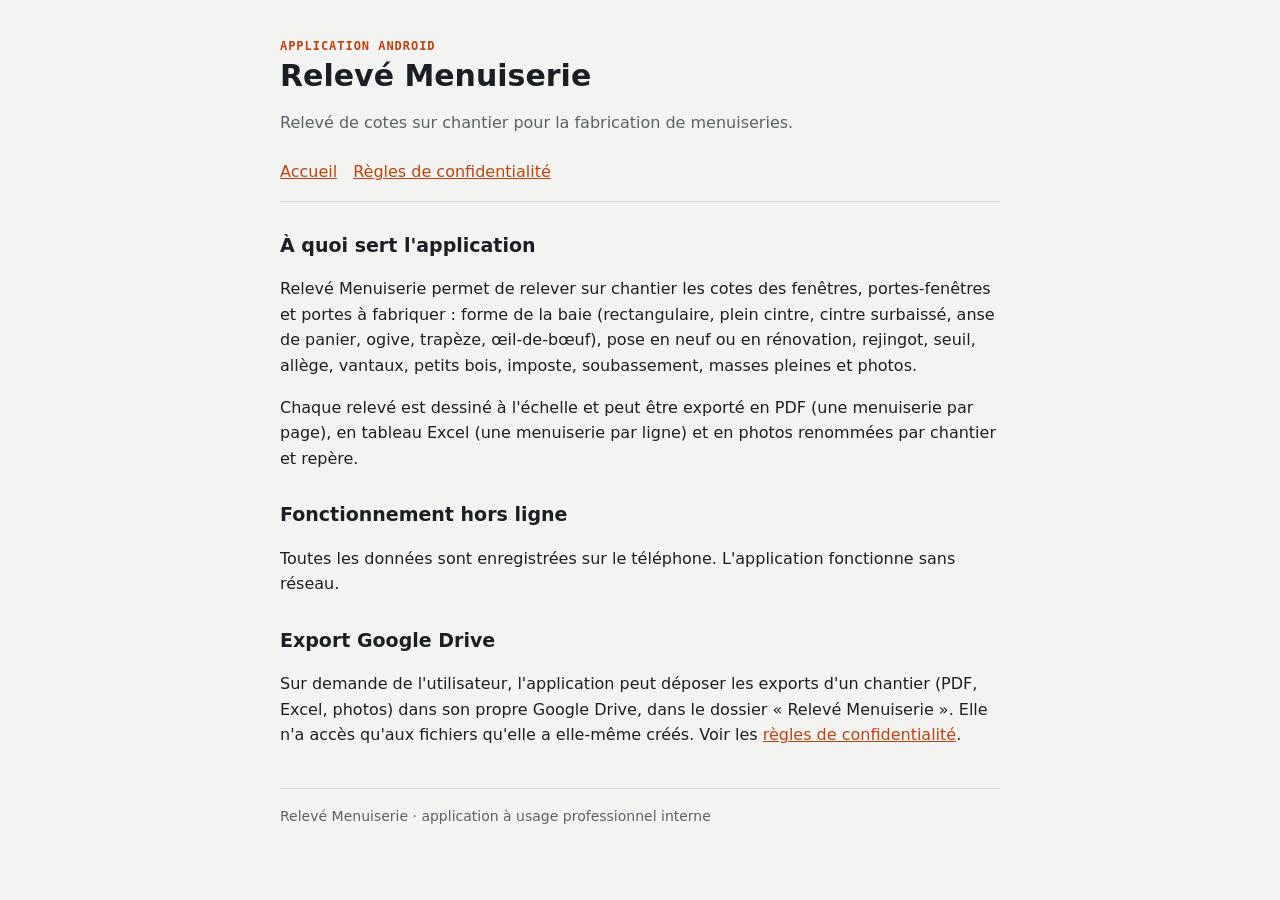
<file: index.html>
<!doctype html>
<html lang="fr">
<head>
<meta charset="utf-8">
<meta name="viewport" content="width=device-width, initial-scale=1">
<title>Relevé Menuiserie</title>
<link rel="stylesheet" href="style.css">
</head>
<body>
<main>
  <span class="eyebrow">Application Android</span>
  <h1>Relevé Menuiserie</h1>
  <p class="muted">Relevé de cotes sur chantier pour la fabrication de menuiseries.</p>
  <nav><a href="./">Accueil</a><a href="confidentialite.html">Règles de confidentialité</a></nav>

  <h2>À quoi sert l'application</h2>
  <p>Relevé Menuiserie permet de relever sur chantier les cotes des fenêtres, portes-fenêtres et portes
  à fabriquer : forme de la baie (rectangulaire, plein cintre, cintre surbaissé, anse de panier, ogive,
  trapèze, œil-de-bœuf), pose en neuf ou en rénovation, rejingot, seuil, allège, vantaux, petits bois,
  imposte, soubassement, masses pleines et photos.</p>
  <p>Chaque relevé est dessiné à l'échelle et peut être exporté en PDF (une menuiserie par page),
  en tableau Excel (une menuiserie par ligne) et en photos renommées par chantier et repère.</p>

  <h2>Fonctionnement hors ligne</h2>
  <p>Toutes les données sont enregistrées sur le téléphone. L'application fonctionne sans réseau.</p>

  <h2>Export Google Drive</h2>
  <p>Sur demande de l'utilisateur, l'application peut déposer les exports d'un chantier (PDF, Excel, photos)
  dans son propre Google Drive, dans le dossier « Relevé Menuiserie ». Elle n'a accès qu'aux fichiers
  qu'elle a elle-même créés. Voir les <a href="confidentialite.html">règles de confidentialité</a>.</p>

  <footer>Relevé Menuiserie · application à usage professionnel interne</footer>
</main>
</body>
</html>
</file>
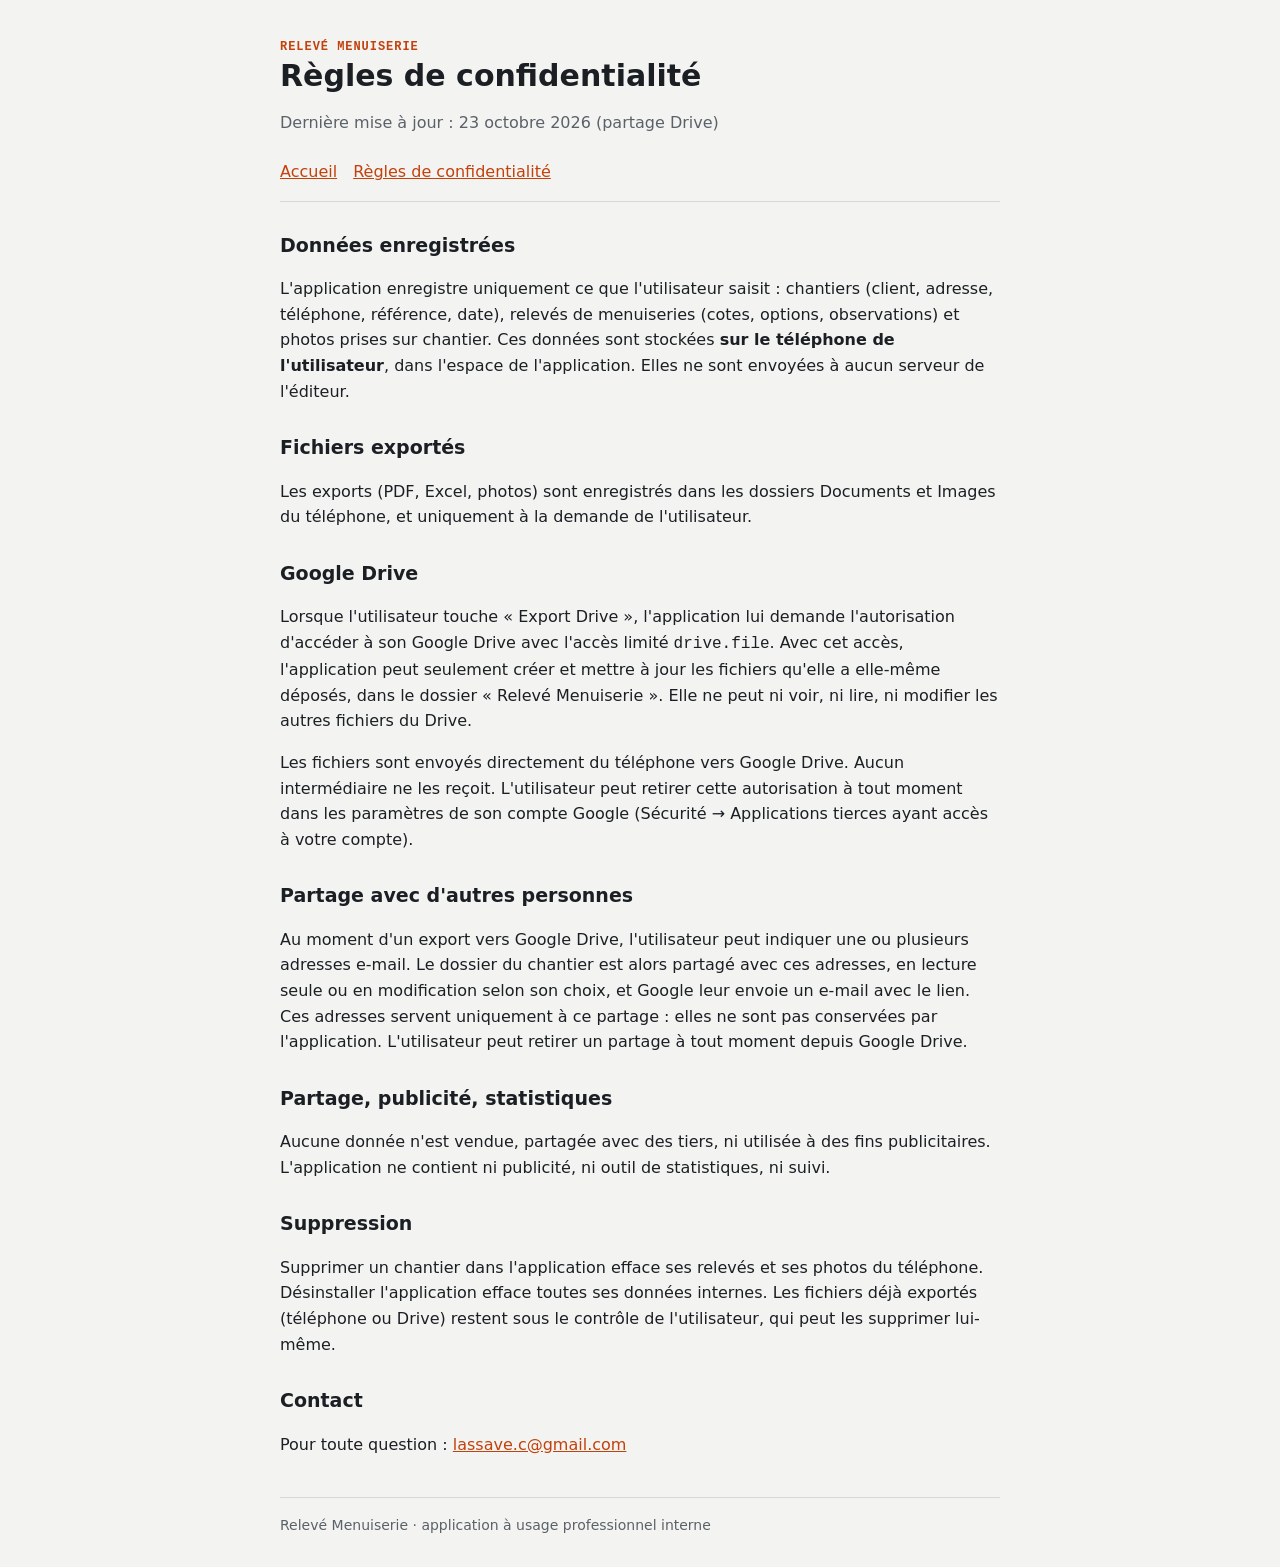
<file: confidentialite.html>
<!doctype html>
<html lang="fr">
<head>
<meta charset="utf-8">
<meta name="viewport" content="width=device-width, initial-scale=1">
<title>Confidentialité · Relevé Menuiserie</title>
<link rel="stylesheet" href="style.css">
</head>
<body>
<main>
  <span class="eyebrow">Relevé Menuiserie</span>
  <h1>Règles de confidentialité</h1>
  <p class="muted">Dernière mise à jour : 23 octobre 2026 (partage Drive)</p>
  <nav><a href="./">Accueil</a><a href="confidentialite.html">Règles de confidentialité</a></nav>

  <h2>Données enregistrées</h2>
  <p>L'application enregistre uniquement ce que l'utilisateur saisit : chantiers (client, adresse, téléphone,
  référence, date), relevés de menuiseries (cotes, options, observations) et photos prises sur chantier.
  Ces données sont stockées <strong>sur le téléphone de l'utilisateur</strong>, dans l'espace de l'application.
  Elles ne sont envoyées à aucun serveur de l'éditeur.</p>

  <h2>Fichiers exportés</h2>
  <p>Les exports (PDF, Excel, photos) sont enregistrés dans les dossiers Documents et Images du téléphone,
  et uniquement à la demande de l'utilisateur.</p>

  <h2>Google Drive</h2>
  <p>Lorsque l'utilisateur touche « Export Drive », l'application lui demande l'autorisation d'accéder à son
  Google Drive avec l'accès limité <code>drive.file</code>. Avec cet accès, l'application peut seulement créer
  et mettre à jour les fichiers qu'elle a elle-même déposés, dans le dossier « Relevé Menuiserie ».
  Elle ne peut ni voir, ni lire, ni modifier les autres fichiers du Drive.</p>
  <p>Les fichiers sont envoyés directement du téléphone vers Google Drive. Aucun intermédiaire ne les reçoit.
  L'utilisateur peut retirer cette autorisation à tout moment dans les paramètres de son compte Google
  (Sécurité → Applications tierces ayant accès à votre compte).</p>

  <h2>Partage avec d'autres personnes</h2>
  <p>Au moment d'un export vers Google Drive, l'utilisateur peut indiquer une ou plusieurs adresses e-mail.
  Le dossier du chantier est alors partagé avec ces adresses, en lecture seule ou en modification selon son choix,
  et Google leur envoie un e-mail avec le lien. Ces adresses servent uniquement à ce partage : elles ne sont
  pas conservées par l'application. L'utilisateur peut retirer un partage à tout moment depuis Google Drive.</p>

  <h2>Partage, publicité, statistiques</h2>
  <p>Aucune donnée n'est vendue, partagée avec des tiers, ni utilisée à des fins publicitaires.
  L'application ne contient ni publicité, ni outil de statistiques, ni suivi.</p>

  <h2>Suppression</h2>
  <p>Supprimer un chantier dans l'application efface ses relevés et ses photos du téléphone. Désinstaller
  l'application efface toutes ses données internes. Les fichiers déjà exportés (téléphone ou Drive)
  restent sous le contrôle de l'utilisateur, qui peut les supprimer lui-même.</p>

  <h2>Contact</h2>
  <p>Pour toute question : <a href="mailto:lassave.c@gmail.com">lassave.c@gmail.com</a></p>

  <footer>Relevé Menuiserie · application à usage professionnel interne</footer>
</main>
</body>
</html>
</file>
<file: style.css>
:root{--bg:#F3F4F2;--ink:#1B1F24;--muted:#5B6168;--accent:#C2410C;--line:#D5D8D3}
@media (prefers-color-scheme: dark){:root{--bg:#111315;--ink:#E8EAE6;--muted:#A3A9B0;--accent:#F07A45;--line:#30353B}}
*{box-sizing:border-box}
body{margin:0;background:var(--bg);color:var(--ink);font:16px/1.6 system-ui,-apple-system,"Segoe UI",sans-serif;padding:32px max(16px,env(safe-area-inset-left))}
main{max-width:720px;margin:0 auto}
h1{font-size:30px;line-height:1.2;margin:0 0 8px}
h2{font-size:19px;margin:28px 0 8px}
.eyebrow{font:600 12px/1 ui-monospace,Menlo,monospace;letter-spacing:.08em;text-transform:uppercase;color:var(--accent)}
p,li{color:var(--ink)} .muted{color:var(--muted)}
a{color:var(--accent)}
nav{display:flex;gap:16px;margin:24px 0;padding-bottom:16px;border-bottom:1px solid var(--line)}
footer{margin-top:40px;padding-top:16px;border-top:1px solid var(--line);font-size:14px;color:var(--muted)}
</file>
